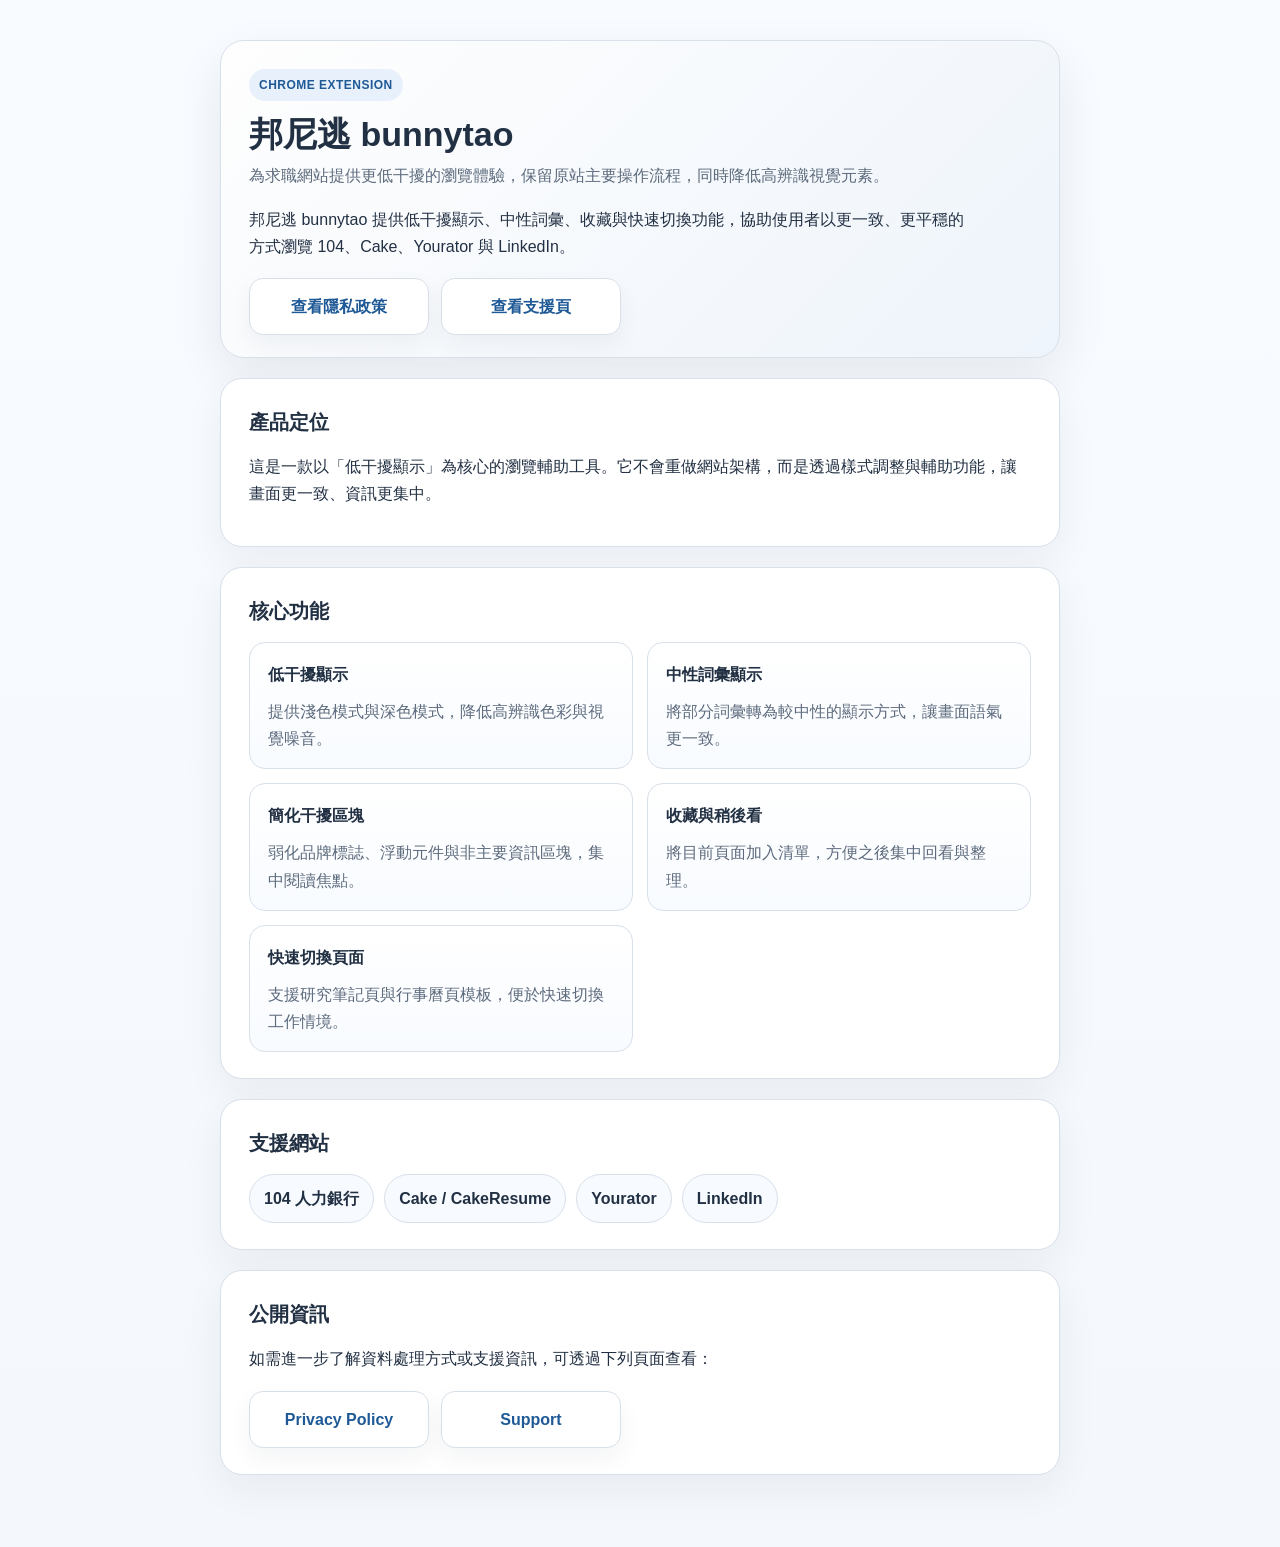
<file: docs/index.html>
<!doctype html>
<html lang="zh-Hant">
  <head>
    <meta charset="utf-8">
    <meta name="viewport" content="width=device-width, initial-scale=1">
    <title>邦尼逃 bunnytao</title>
    <link rel="stylesheet" href="./docs.css">
  </head>
  <body>
    <main class="wrap">
      <section class="hero">
        <span class="eyebrow">Chrome Extension</span>
        <h1>邦尼逃 bunnytao</h1>
        <p class="subtitle">為求職網站提供更低干擾的瀏覽體驗，保留原站主要操作流程，同時降低高辨識視覺元素。</p>
        <p class="hero-copy">邦尼逃 bunnytao 提供低干擾顯示、中性詞彙、收藏與快速切換功能，協助使用者以更一致、更平穩的方式瀏覽 104、Cake、Yourator 與 LinkedIn。</p>
        <div class="links">
          <a class="link-card" href="./privacy.html">查看隱私政策</a>
          <a class="link-card" href="./support.html">查看支援頁</a>
        </div>
      </section>

      <section class="section">
        <h2>產品定位</h2>
        <p>這是一款以「低干擾顯示」為核心的瀏覽輔助工具。它不會重做網站架構，而是透過樣式調整與輔助功能，讓畫面更一致、資訊更集中。</p>
      </section>

      <section class="section">
        <h2>核心功能</h2>
        <div class="feature-grid">
          <article class="feature-card">
            <h3>低干擾顯示</h3>
            <p>提供淺色模式與深色模式，降低高辨識色彩與視覺噪音。</p>
          </article>
          <article class="feature-card">
            <h3>中性詞彙顯示</h3>
            <p>將部分詞彙轉為較中性的顯示方式，讓畫面語氣更一致。</p>
          </article>
          <article class="feature-card">
            <h3>簡化干擾區塊</h3>
            <p>弱化品牌標誌、浮動元件與非主要資訊區塊，集中閱讀焦點。</p>
          </article>
          <article class="feature-card">
            <h3>收藏與稍後看</h3>
            <p>將目前頁面加入清單，方便之後集中回看與整理。</p>
          </article>
          <article class="feature-card">
            <h3>快速切換頁面</h3>
            <p>支援研究筆記頁與行事曆頁模板，便於快速切換工作情境。</p>
          </article>
        </div>
      </section>

      <section class="section">
        <h2>支援網站</h2>
        <div class="site-grid">
          <div class="site-pill">104 人力銀行</div>
          <div class="site-pill">Cake / CakeResume</div>
          <div class="site-pill">Yourator</div>
          <div class="site-pill">LinkedIn</div>
        </div>
      </section>

      <section class="section">
        <h2>公開資訊</h2>
        <p>如需進一步了解資料處理方式或支援資訊，可透過下列頁面查看：</p>
        <div class="links">
          <a class="link-card" href="./privacy.html">Privacy Policy</a>
          <a class="link-card" href="./support.html">Support</a>
        </div>
      </section>
    </main>
  </body>
</html>
</file>
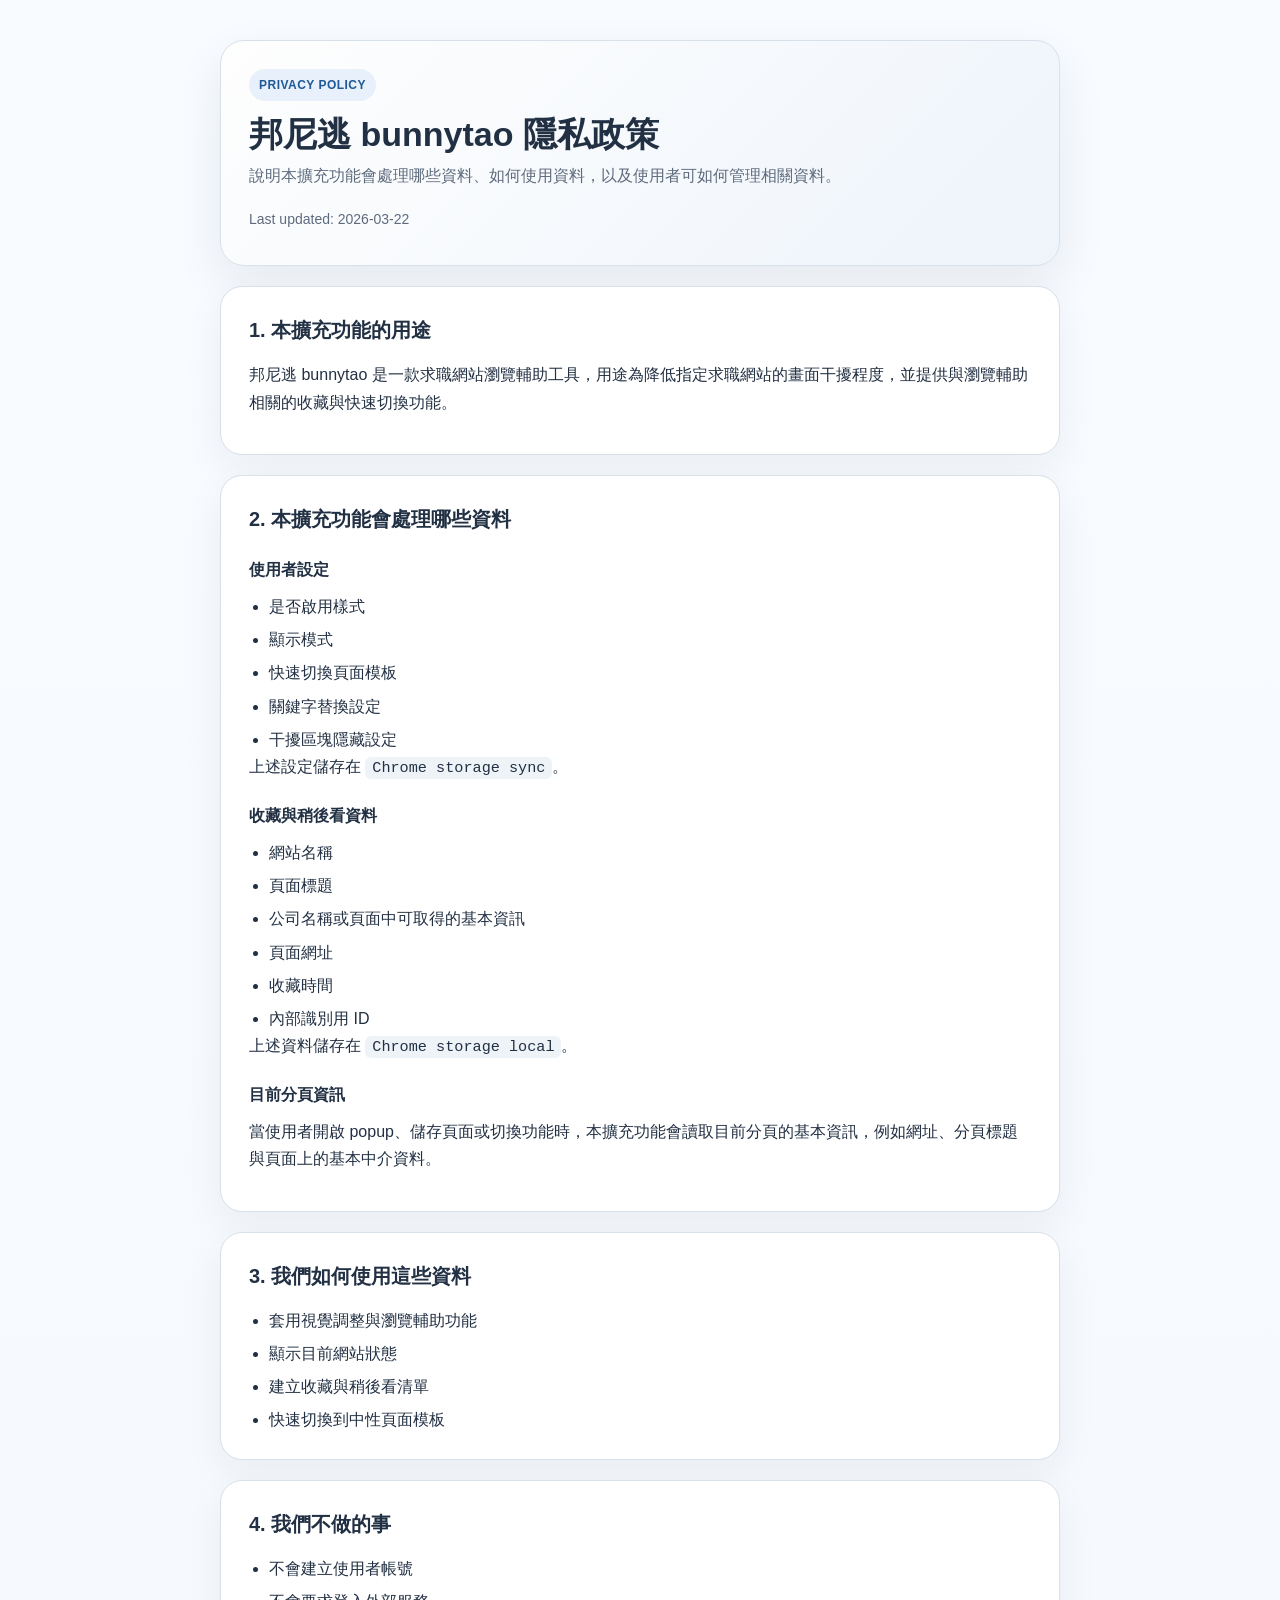
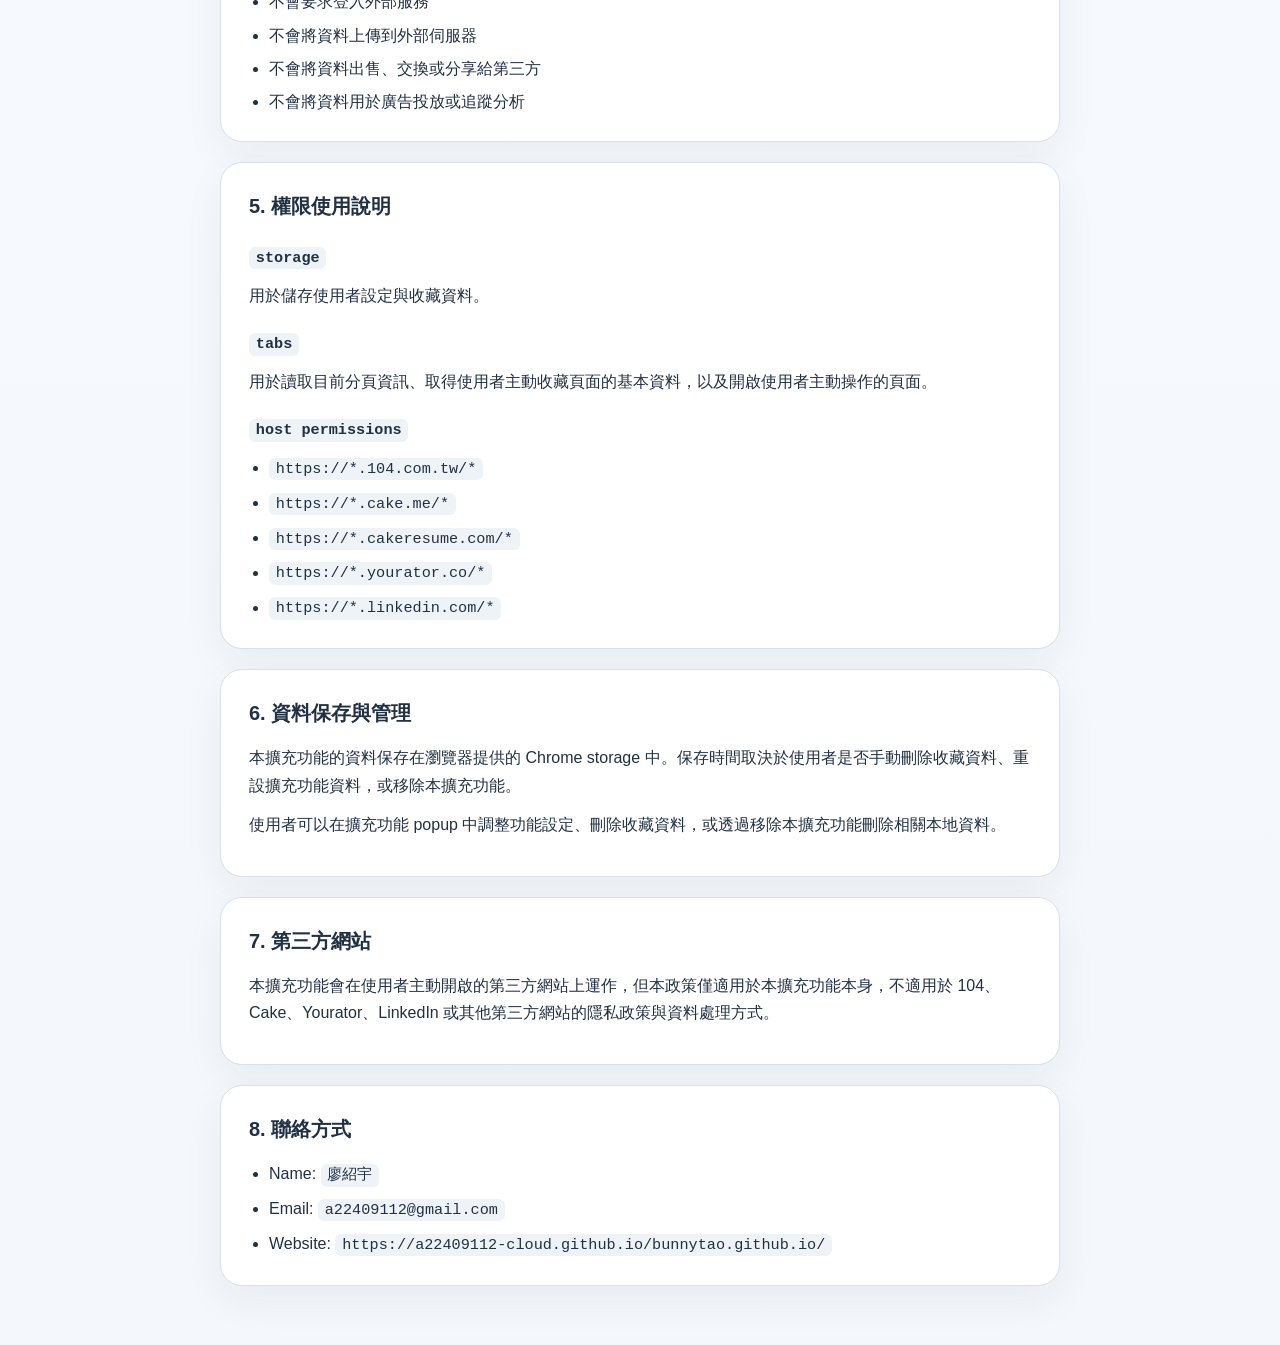
<file: docs/privacy.html>
<!doctype html>
<html lang="zh-Hant">
  <head>
    <meta charset="utf-8">
    <meta name="viewport" content="width=device-width, initial-scale=1">
    <title>邦尼逃 bunnytao Privacy Policy</title>
    <link rel="stylesheet" href="./docs.css">
  </head>
  <body>
    <main class="wrap">
      <section class="hero">
        <span class="eyebrow">Privacy Policy</span>
        <h1>邦尼逃 bunnytao 隱私政策</h1>
        <p class="subtitle">說明本擴充功能會處理哪些資料、如何使用資料，以及使用者可如何管理相關資料。</p>
        <p class="meta">Last updated: 2026-03-22</p>
      </section>

      <section class="section">
        <h2>1. 本擴充功能的用途</h2>
        <p>邦尼逃 bunnytao 是一款求職網站瀏覽輔助工具，用途為降低指定求職網站的畫面干擾程度，並提供與瀏覽輔助相關的收藏與快速切換功能。</p>
      </section>

      <section class="section">
        <h2>2. 本擴充功能會處理哪些資料</h2>
        <h3>使用者設定</h3>
        <ul>
          <li>是否啟用樣式</li>
          <li>顯示模式</li>
          <li>快速切換頁面模板</li>
          <li>關鍵字替換設定</li>
          <li>干擾區塊隱藏設定</li>
        </ul>
        <p>上述設定儲存在 <code>Chrome storage sync</code>。</p>

        <h3>收藏與稍後看資料</h3>
        <ul>
          <li>網站名稱</li>
          <li>頁面標題</li>
          <li>公司名稱或頁面中可取得的基本資訊</li>
          <li>頁面網址</li>
          <li>收藏時間</li>
          <li>內部識別用 ID</li>
        </ul>
        <p>上述資料儲存在 <code>Chrome storage local</code>。</p>

        <h3>目前分頁資訊</h3>
        <p>當使用者開啟 popup、儲存頁面或切換功能時，本擴充功能會讀取目前分頁的基本資訊，例如網址、分頁標題與頁面上的基本中介資料。</p>
      </section>

      <section class="section">
        <h2>3. 我們如何使用這些資料</h2>
        <ul>
          <li>套用視覺調整與瀏覽輔助功能</li>
          <li>顯示目前網站狀態</li>
          <li>建立收藏與稍後看清單</li>
          <li>快速切換到中性頁面模板</li>
        </ul>
      </section>

      <section class="section">
        <h2>4. 我們不做的事</h2>
        <ul>
          <li>不會建立使用者帳號</li>
          <li>不會要求登入外部服務</li>
          <li>不會將資料上傳到外部伺服器</li>
          <li>不會將資料出售、交換或分享給第三方</li>
          <li>不會將資料用於廣告投放或追蹤分析</li>
        </ul>
      </section>

      <section class="section">
        <h2>5. 權限使用說明</h2>
        <h3><code>storage</code></h3>
        <p>用於儲存使用者設定與收藏資料。</p>

        <h3><code>tabs</code></h3>
        <p>用於讀取目前分頁資訊、取得使用者主動收藏頁面的基本資料，以及開啟使用者主動操作的頁面。</p>

        <h3><code>host permissions</code></h3>
        <ul>
          <li><code>https://*.104.com.tw/*</code></li>
          <li><code>https://*.cake.me/*</code></li>
          <li><code>https://*.cakeresume.com/*</code></li>
          <li><code>https://*.yourator.co/*</code></li>
          <li><code>https://*.linkedin.com/*</code></li>
        </ul>
      </section>

      <section class="section">
        <h2>6. 資料保存與管理</h2>
        <p>本擴充功能的資料保存在瀏覽器提供的 Chrome storage 中。保存時間取決於使用者是否手動刪除收藏資料、重設擴充功能資料，或移除本擴充功能。</p>
        <p>使用者可以在擴充功能 popup 中調整功能設定、刪除收藏資料，或透過移除本擴充功能刪除相關本地資料。</p>
      </section>

      <section class="section">
        <h2>7. 第三方網站</h2>
        <p>本擴充功能會在使用者主動開啟的第三方網站上運作，但本政策僅適用於本擴充功能本身，不適用於 104、Cake、Yourator、LinkedIn 或其他第三方網站的隱私政策與資料處理方式。</p>
      </section>

      <section class="section">
        <h2>8. 聯絡方式</h2>
        <ul>
          <li>Name: <code>廖紹宇</code></li>
          <li>Email: <code>a22409112@gmail.com</code></li>
          <li>Website: <code>https://a22409112-cloud.github.io/bunnytao.github.io/</code></li>
        </ul>
      </section>
    </main>
  </body>
</html>
</file>
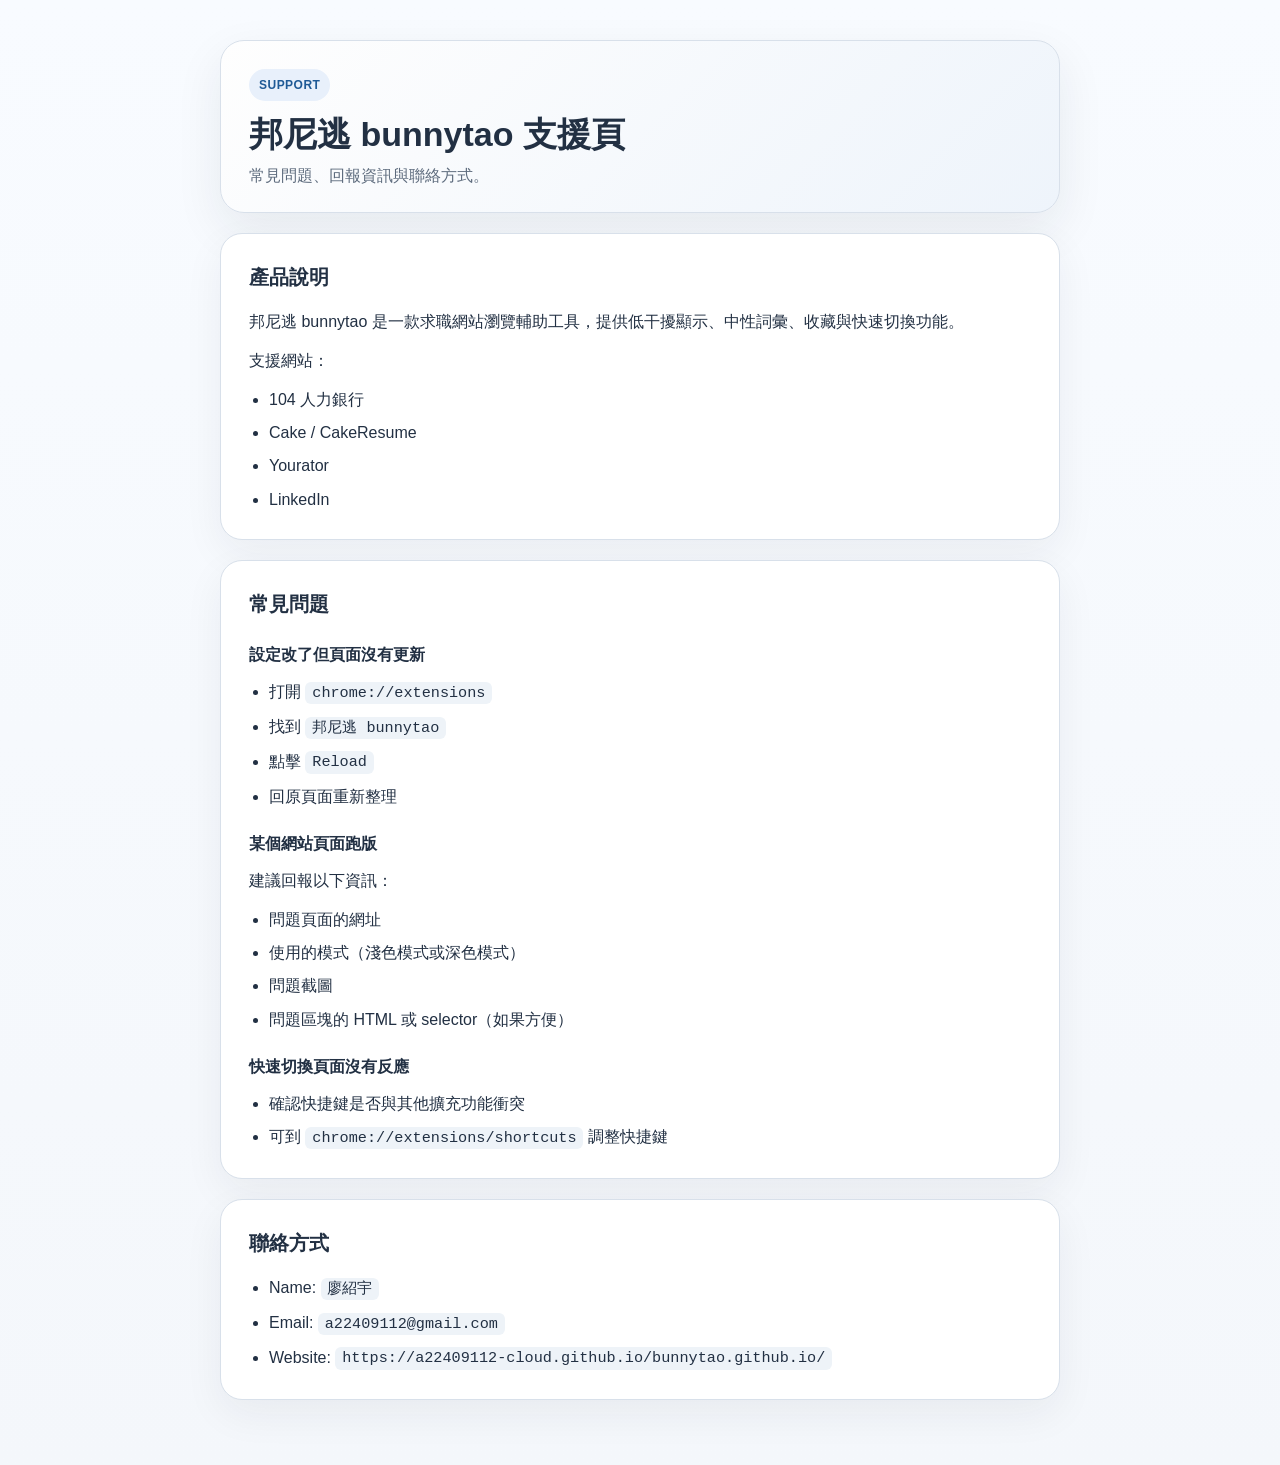
<file: docs/support.html>
<!doctype html>
<html lang="zh-Hant">
  <head>
    <meta charset="utf-8">
    <meta name="viewport" content="width=device-width, initial-scale=1">
    <title>邦尼逃 bunnytao Support</title>
    <link rel="stylesheet" href="./docs.css">
  </head>
  <body>
    <main class="wrap">
      <section class="hero">
        <span class="eyebrow">Support</span>
        <h1>邦尼逃 bunnytao 支援頁</h1>
        <p class="subtitle">常見問題、回報資訊與聯絡方式。</p>
      </section>

      <section class="section">
        <h2>產品說明</h2>
        <p>邦尼逃 bunnytao 是一款求職網站瀏覽輔助工具，提供低干擾顯示、中性詞彙、收藏與快速切換功能。</p>
        <p>支援網站：</p>
        <ul>
          <li>104 人力銀行</li>
          <li>Cake / CakeResume</li>
          <li>Yourator</li>
          <li>LinkedIn</li>
        </ul>
      </section>

      <section class="section">
        <h2>常見問題</h2>
        <h3>設定改了但頁面沒有更新</h3>
        <ul>
          <li>打開 <code>chrome://extensions</code></li>
          <li>找到 <code>邦尼逃 bunnytao</code></li>
          <li>點擊 <code>Reload</code></li>
          <li>回原頁面重新整理</li>
        </ul>

        <h3>某個網站頁面跑版</h3>
        <p>建議回報以下資訊：</p>
        <ul>
          <li>問題頁面的網址</li>
          <li>使用的模式（淺色模式或深色模式）</li>
          <li>問題截圖</li>
          <li>問題區塊的 HTML 或 selector（如果方便）</li>
        </ul>

        <h3>快速切換頁面沒有反應</h3>
        <ul>
          <li>確認快捷鍵是否與其他擴充功能衝突</li>
          <li>可到 <code>chrome://extensions/shortcuts</code> 調整快捷鍵</li>
        </ul>
      </section>

      <section class="section">
        <h2>聯絡方式</h2>
        <ul>
          <li>Name: <code>廖紹宇</code></li>
          <li>Email: <code>a22409112@gmail.com</code></li>
          <li>Website: <code>https://a22409112-cloud.github.io/bunnytao.github.io/</code></li>
        </ul>
      </section>
    </main>
  </body>
</html>
</file>
<file: docs/docs.css>
:root {
  color-scheme: light;
  --bg: #f4f7fb;
  --panel: #ffffff;
  --text: #223043;
  --muted: #5d6b7d;
  --line: #d8e0ea;
  --accent: #1f5a96;
}

* {
  box-sizing: border-box;
}

body {
  margin: 0;
  font-family: -apple-system, BlinkMacSystemFont, "Segoe UI", sans-serif;
  background: linear-gradient(180deg, #f8fbff 0%, var(--bg) 100%);
  color: var(--text);
  line-height: 1.7;
}

.wrap {
  max-width: 880px;
  margin: 0 auto;
  padding: 40px 20px 72px;
}

.hero {
  background: linear-gradient(135deg, #fefefe 0%, #eef4fb 100%);
  border: 1px solid var(--line);
  border-radius: 24px;
  padding: 28px 28px 22px;
  box-shadow: 0 18px 48px rgba(27, 39, 54, 0.08);
}

.eyebrow {
  display: inline-block;
  padding: 6px 10px;
  border-radius: 999px;
  background: #e8f0fb;
  color: var(--accent);
  font-size: 12px;
  font-weight: 700;
  letter-spacing: 0.04em;
  text-transform: uppercase;
}

h1 {
  margin: 14px 0 8px;
  font-size: 34px;
  line-height: 1.15;
}

.subtitle {
  margin: 0;
  color: var(--muted);
  font-size: 16px;
}

.hero-copy {
  margin-top: 16px;
  max-width: 720px;
  color: var(--text);
}

.meta {
  margin-top: 18px;
  color: var(--muted);
  font-size: 14px;
}

.section {
  margin-top: 20px;
  padding: 26px 28px;
  background: var(--panel);
  border: 1px solid var(--line);
  border-radius: 22px;
  box-shadow: 0 14px 40px rgba(27, 39, 54, 0.06);
}

h2 {
  margin: 0 0 14px;
  font-size: 20px;
}

h3 {
  margin: 20px 0 10px;
  font-size: 16px;
}

p {
  margin: 0 0 12px;
}

ul {
  margin: 0;
  padding-left: 20px;
}

li + li {
  margin-top: 6px;
}

code {
  padding: 0.15em 0.45em;
  border-radius: 6px;
  background: #eef3f8;
  font-family: ui-monospace, SFMono-Regular, Menlo, monospace;
  font-size: 0.95em;
}

.note {
  margin-top: 20px;
  padding: 14px 16px;
  border-left: 4px solid var(--accent);
  border-radius: 12px;
  background: #eff5fc;
  color: var(--muted);
}

.footer {
  margin-top: 18px;
  color: var(--muted);
  font-size: 14px;
}

.links {
  display: flex;
  flex-wrap: wrap;
  gap: 12px;
  margin-top: 18px;
}

.feature-grid {
  display: grid;
  grid-template-columns: repeat(2, minmax(0, 1fr));
  gap: 14px;
}

.feature-card {
  padding: 18px 18px 16px;
  border: 1px solid var(--line);
  border-radius: 16px;
  background: linear-gradient(180deg, #ffffff 0%, #f8fbff 100%);
}

.feature-card h3 {
  margin-top: 0;
}

.feature-card p {
  margin-bottom: 0;
  color: var(--muted);
}

.site-grid {
  display: flex;
  flex-wrap: wrap;
  gap: 10px;
}

.site-pill {
  padding: 10px 14px;
  border-radius: 999px;
  border: 1px solid var(--line);
  background: #f7faff;
  color: var(--text);
  font-weight: 600;
}

.link-card {
  display: inline-flex;
  align-items: center;
  justify-content: center;
  min-width: 180px;
  padding: 14px 18px;
  border-radius: 14px;
  border: 1px solid var(--line);
  background: #fff;
  color: var(--accent);
  text-decoration: none;
  font-weight: 600;
  box-shadow: 0 10px 24px rgba(27, 39, 54, 0.05);
}

a {
  color: var(--accent);
}

@media (max-width: 640px) {
  .wrap {
    padding: 24px 14px 48px;
  }

  .hero,
  .section {
    padding: 20px 18px;
    border-radius: 18px;
  }

  h1 {
    font-size: 28px;
  }

  .link-card {
    width: 100%;
  }

  .feature-grid {
    grid-template-columns: 1fr;
  }
}
</file>
